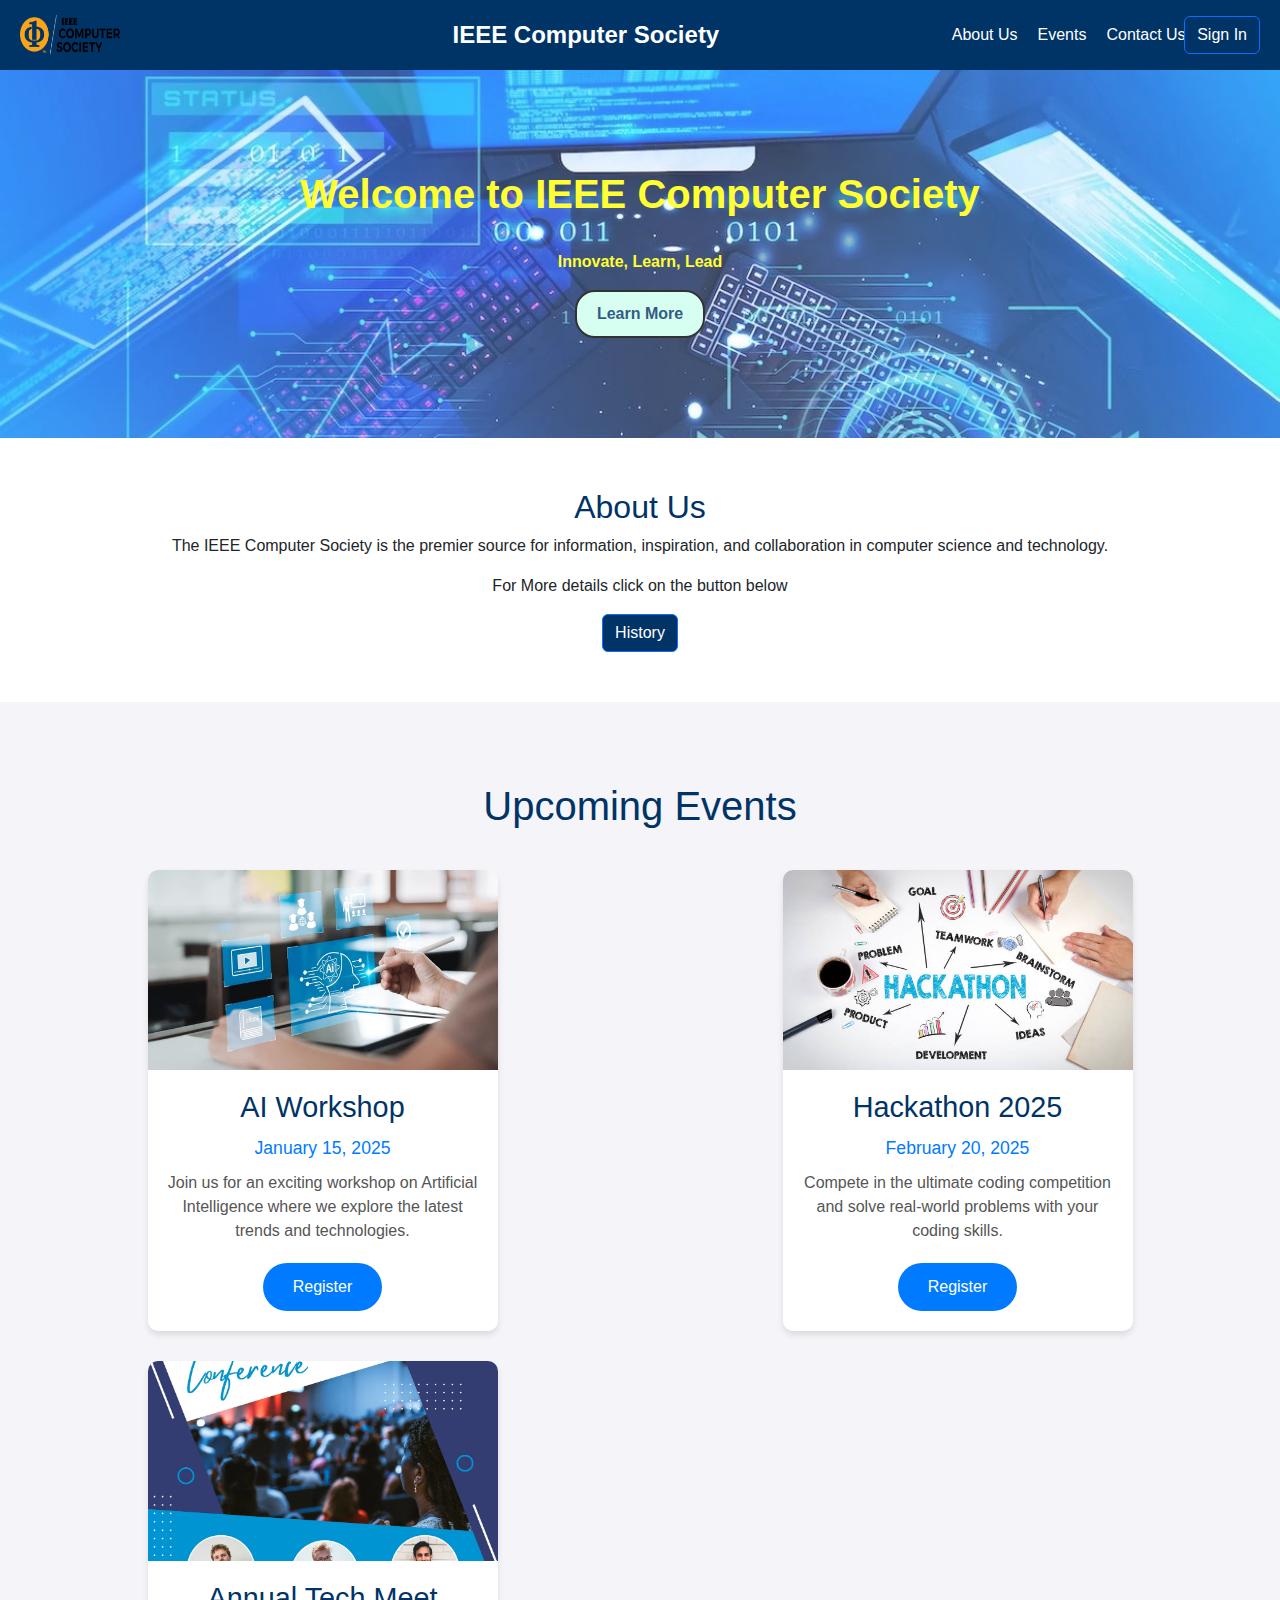
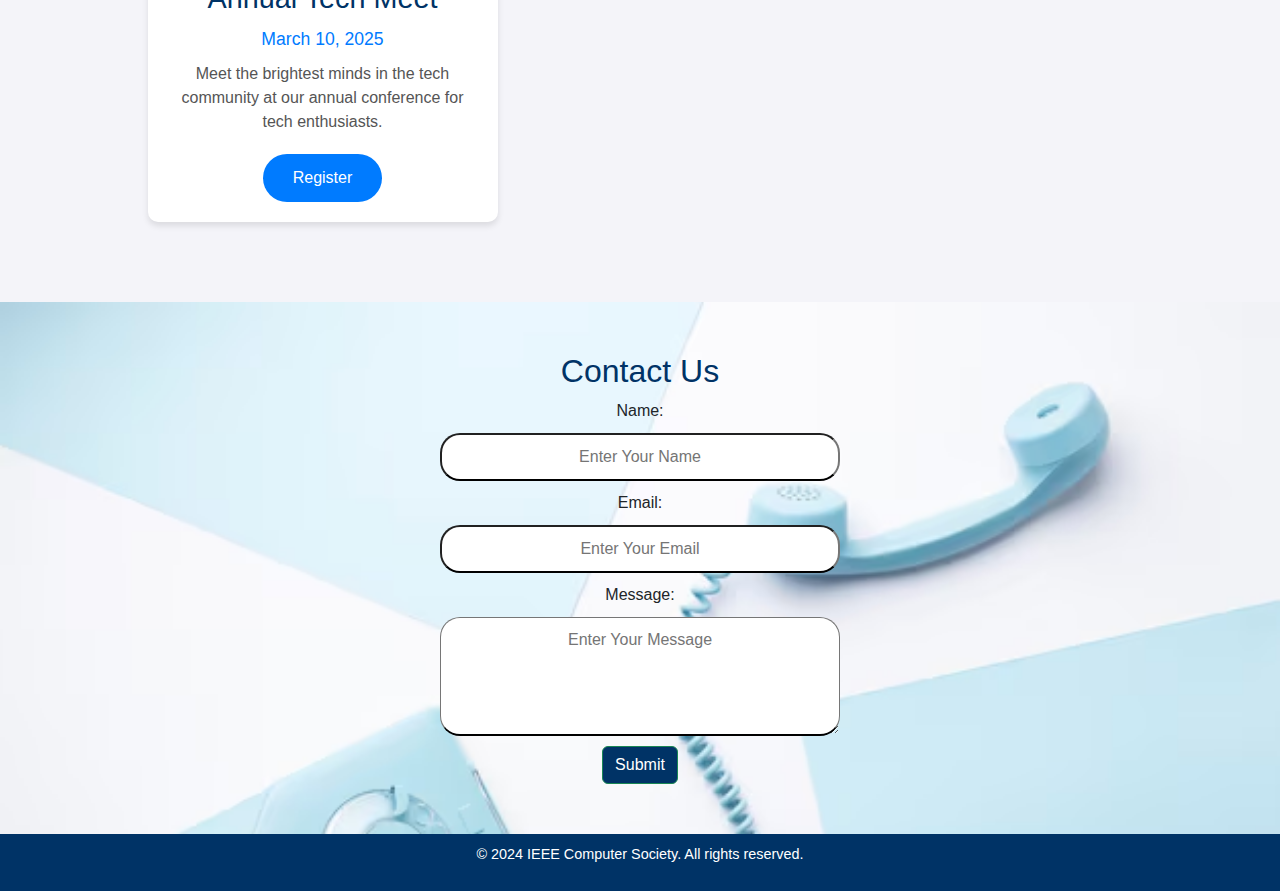
<file: index.html>
<!DOCTYPE html>
<html lang="en">
  <head>
    <meta charset="UTF-8" />
    <meta name="viewport" content="width=device-width, initial-scale=1.0" />
    <title>IEEE Computer Society</title>
    <link
      href="https://cdn.jsdelivr.net/npm/bootstrap@5.3.3/dist/css/bootstrap.min.css"
      rel="stylesheet"
      integrity="sha384-QWTKZyjpPEjISv5WaRU9OFeRpok6YctnYmDr5pNlyT2bRjXh0JMhjY6hW+ALEwIH"
      crossorigin="anonymous"/>
    <link rel="stylesheet" href="style.css" />
  </head>
  <body>
    <header>
        <img src="media/logo.jpg" alt="">
      <div class="logo">IEEE Computer Society</div>
      <nav>
        <ul>
          <li><a href="#about">About Us</a></li>
          <li><a href="#events">Events</a></li>
          <li><a href="#contact">Contact Us</a></li>
        </ul>
      </nav>
      <button class="btn btn-primary"><a href="/IEEE/login.html" class="sign_in">Sign In</a></button>
    </header>

    <section id="hero">
      <h1><b>Welcome to IEEE Computer Society</b></h1> <br>
      <p id="quote">Innovate, Learn, Lead</p>
      <button onclick="learnMore()" class="btn btn-info">Learn More</button>
    </section>

    <section id="about">
      <h2>About Us</h2>
      <p>
        The IEEE Computer Society is the premier source for information,
        inspiration, and collaboration in computer science and technology.
      </p>
      <p>For More details click on the button below</p>
      <button onclick="Show_History()" class="btn btn-primary">History</button>
      <div id="history">
        <h4>What is IEEE Computer Society of India</h4>
        <p>
          The Computer Society of India (CSI) is a professional association of
          computer scientists and IT professionals in India. Founded in 1965,
          CSI is one of the oldest and most respected organizations in the
          country dedicated to the advancement of computer science and
          technology. It aims to promote and advance the field of computer
          science, foster research and development, and serve as a platform for
          networking among IT professionals.
        </p>
        <h4>Activities and Initiatives:</h4>
        <p>
          <b>Conferences and Symposiums:</b>CSI organizes major events like the
          CSI Annual Convention, TechNext, and National Conference on Computer
          Science to bring together industry leaders, researchers, and students.
          <br />
          <b>Publications:</b>CSI publishes various journals like the CSI
          Communications magazine, which covers topics related to computer
          science, technology, and industry trends. <br />
          <b>Chapters and Regional Presence:</b>CSI has a wide network of local
          chapters across India, allowing members to participate in regional
          activities and events.
        </p>
        <h4>Contribution to the IT Ecosystem:</h4>
        <p>
          CSI plays a crucial role in bridging the gap between academia,
          industry, and government in India. It serves as a forum for the
          exchange of ideas and acts as a guiding force for the development of
          India’s IT sector. Overall, the Computer Society of India is a key
          player in fostering the growth of technology and innovation in India,
          ensuring that its members remain at the forefront of the ever-evolving
          IT landscape.
        </p>
      </div>
    </section>

    <section id="events">
        <h2>Upcoming Events</h2>
        <div class="event-cards">
            <div class="event-card">
                <img src="media/event1.jpg" alt="Event 1">
                <div class="event-info">
                    <h3>AI Workshop</h3>
                    <p class="event-date">January 15, 2025</p>
                    <p class="event-description">Join us for an exciting workshop on Artificial Intelligence where we explore the latest trends and technologies.</p>
                    <button class="event-btn">Register</button>
                </div>
            </div>
            <div class="event-card">
                <img src="media/event2.jpg" alt="Event 2">
                <div class="event-info">
                    <h3>Hackathon 2025</h3>
                    <p class="event-date">February 20, 2025</p>
                    <p class="event-description">Compete in the ultimate coding competition and solve real-world problems with your coding skills.</p>
                    <button class="event-btn" >Register</button>
                </div>
            </div>
            <div class="event-card">
                <img src="media/event3.jpg" alt="Event 3">
                <div class="event-info">
                    <h3>Annual Tech Meet</h3>
                    <p class="event-date">March 10, 2025</p>
                    <p class="event-description">Meet the brightest minds in the tech community at our annual conference for tech enthusiasts.</p>
                    <button class="event-btn">Register</button>
                </div>
            </div>
        </div>
    </section>
    

    <section id="contact">
      <h2>Contact Us</h2>
      <form action="#">
        <label for="name">Name:</label>
        <input type="text" id="name" placeholder="Enter Your Name" required />
        <label for="email">Email:</label>
        <input type="email" id="email" placeholder="Enter Your Email" required />
        <label for="message">Message:</label>
        <textarea id="message" rows="4" placeholder="Enter Your Message"></textarea>
        <button type="submit" class="btn btn-success">Submit</button>
      </form>
    </section>

    <footer>
      <p>© 2024 IEEE Computer Society. All rights reserved.</p>
    </footer>

    <script src="script.js"></script>
  </body>
</html>
</file>
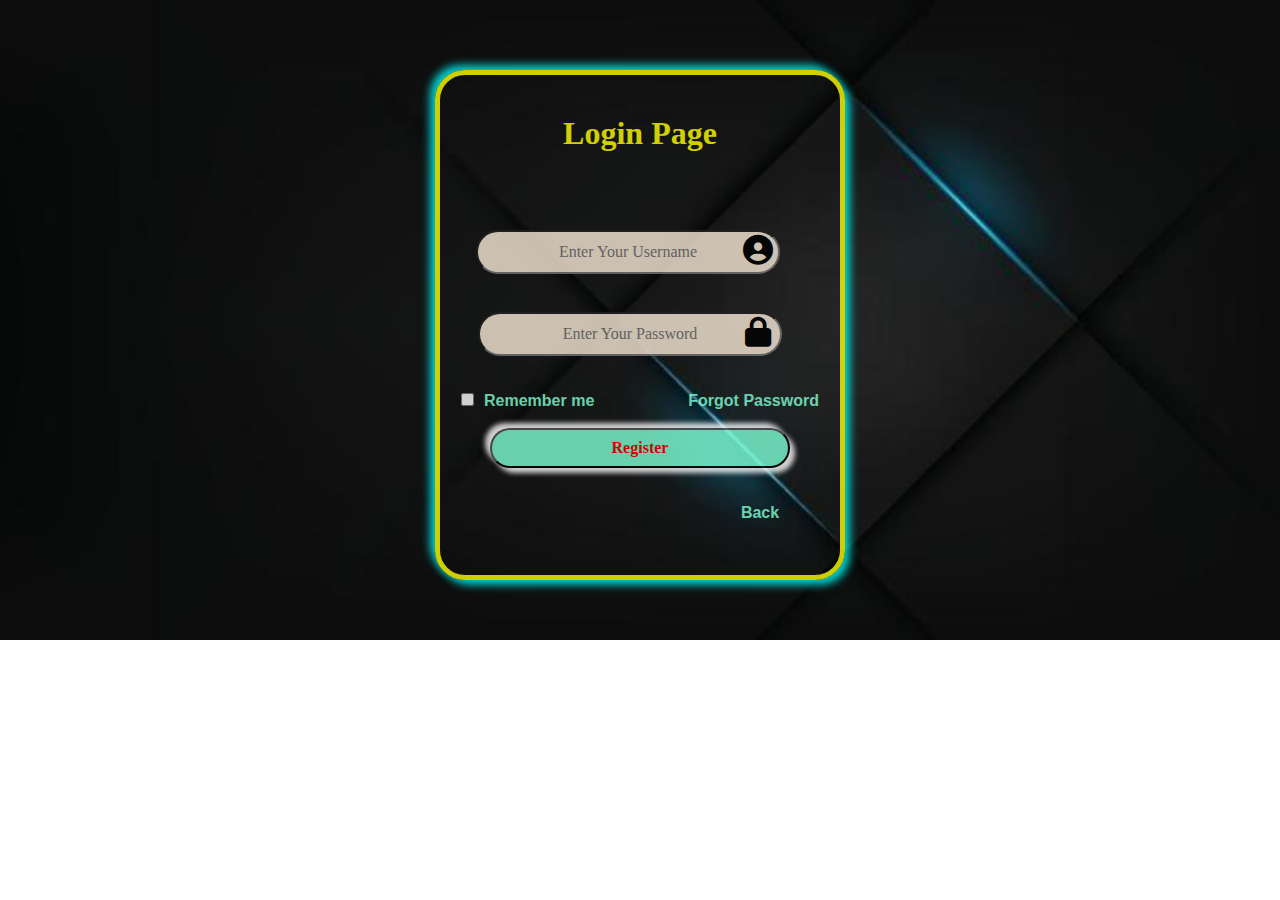
<file: login.html>
<!DOCTYPE html>
<html lang="en">
  <head>
    <meta charset="UTF-8" />
    <meta name="viewport" content="width=device-width, initial-scale=1.0" />
    <title>Login Page</title>
    <link
      rel="stylesheet"
      href="https://cdnjs.cloudflare.com/ajax/libs/font-awesome/6.7.2/css/all.min.css"
      integrity="sha512-Evv84Mr4kqVGRNSgIGL/F/aIDqQb7xQ2vcrdIwxfjThSH8CSR7PBEakCr51Ck+w+/U6swU2Im1vVX0SVk9ABhg=="
      crossorigin="anonymous"
      referrerpolicy="no-referrer"/>
    <link rel="stylesheet" href="style2.css" />
  </head>
  <body>
    <div class="container">
      <h1 class="login">Login Page</h1>
      <br />
      <input type="text" placeholder="Enter Your Username" id="textbox" required="required"/>
      <i class="fa-solid fa-circle-user user"></i><br /><br />
      <input type="password" placeholder="Enter Your Password" id="textbox1" required="required"/>
      <i class="fa-solid fa-lock lock"></i><br /><br /> <br>
      <input type="checkbox" class="checkbox" id="checkboxes" onclick="check()"><p id="para"> Remember me</p> <a href="#">Forgot Password</a> <br><br>
      <button type="submit" onclick="Register()">Register</button> <br><br> <br>
      <a href="\IEEE\index.html" id="back">Back</a>
    </div>
    <script src="script2.js"></script>
  </body>
</html>
</file>
<file: style.css>
body {
    font-family: Arial, sans-serif;
    margin: 0;
    padding: 0;
    box-sizing: border-box;
}

header {
    display: flex;
    justify-content: space-between;
    align-items: center;
    padding: 15px 20px;
    background: #003366;
    color: white;
}

header .logo {
    font-size: 1.5em;
    font-weight: bold;
    margin-left: 100px;
}
header img{
    width: 100px;
    height: 40px;
}

header nav ul {
    list-style: none;
    margin: 0;
    margin-right: -500px;
    padding: 0;
    display: flex;
    gap: 20px;
}

header nav a {
    color: white;
    text-decoration: none;
}
.sign_in{
    text-decoration: none;
    color: #fff;
}
#hero {
    background: #f0f0f0;
    text-align: center;
    padding: 100px 20px;
    background-image: url(media/Background_image_2.jpg);
    opacity: 0.8;
    background-size: cover;
}

#hero h1 {
    font-size: 2.5em;
    color: yellow;
}

#hero button {
    padding: 10px 20px;
    background-color:#CCFFEE;
    color: #003366;
    border: 2px solid black;
    font-weight: 600;
    border-radius: 20px;
    cursor: pointer;
}

section {
    padding: 50px 20px;
    text-align: center;
}

#history{
    background-color:#CCFFEE !important;
    display: none;
    margin-top: 20px;
    padding: 10px;
    border: 1px solid #ccc;
    background-color: #f9f9f9;
}

section h2 {
    color: #003366;
}

#events {
    padding: 80px 20px;
    text-align: center;
    background: #f4f4f9;
}

#events h2 {
    font-size: 2.5rem;
    color: #003366;
    margin-bottom: 40px;
}

.event-cards {
    display: grid;
    grid-template-columns: repeat(auto-fill, minmax(400px, 1fr));
    gap: 30px;
    justify-items: center;
}

.event-card {
    background: #ffffff;
    border-radius: 10px;
    box-shadow: 0 4px 6px rgba(0, 0, 0, 0.1);
    overflow: hidden;
    width: 100%;
    max-width: 350px;
    transition: transform 0.3s, box-shadow 0.3s;
}

.event-card:hover {
    transform: translateY(-10px);
    box-shadow: 0 6px 12px rgba(0, 0, 0, 0.15);
}

.event-card img {
    width: 100%;
    height: 200px;
    object-fit: cover;
    transition: transform 0.3s;
}

.event-card:hover img {
    transform: scale(1.1);
}

.event-info {
    padding: 20px;
}

.event-info h3 {
    font-size: 1.8rem;
    color: #003366;
    margin-bottom: 10px;
}

.event-date {
    font-size: 1.1rem;
    color: #007BFF;
    margin-bottom: 10px;
}

.event-description {
    font-size: 1rem;
    color: #555;
    margin-bottom: 20px;
}

.event-btn {
    background: #007BFF;
    color: white;
    padding: 12px 30px;
    font-size: 1rem;
    border: none;
    border-radius: 30px;
    cursor: pointer;
    transition: background-color 0.3s;
}

.event-btn:hover {
    background-color: #0056b3;
}

form {
    display: flex;
    flex-direction: column;
    text-align: center;
    align-items: center;
    gap: 10px;
}

form input, form textarea {
    width: 80%;
    text-align: center;
    max-width: 400px;
    padding: 10px;
    border-bottom: 2px solid black;
    border-radius: 20px;
}

form button {
    padding: 10px 20px;
    background: #003366;
    color: white;
    border: none;
    cursor: pointer;
}
#contact{
    background-image: url(media/contact_1.jpg);
    background-size: cover;
}

footer {
    background: #003366;
    color: white;
    text-align: center;
    padding: 10px 20px;
    font-size: 0.9em;
}

#quote{
    font-weight:600;
    color: yellow;
}
.btn{
    background-color: #003366;
}
h4{
    font-family:Verdana, Geneva, Tahoma, sans-serif;
}
.show{
    font-family:Arial, Helvetica, sans-serif;
    padding: 5px;
    font-size: medium;
    font-weight: 500;
    background-color: #CCFFEE;
}
</file>
<file: style2.css>
*{
    padding: 0;margin: 0;
}
body{
    background-image: url(media/Background_image.jpg);
    background-size:cover;
    background-repeat: no-repeat;
    display: flex;
    justify-content: center;
    align-items: center;
}
.container{
    border: 5px solid yellow;
    box-shadow: 5px 5px 8px aqua, -5px -5px 8px aqua ;
    margin-top: 70px;
    z-index:100;
    width: 400px;
    height: 500px;
    opacity:0.8;
    border-radius: 30px;
    background-color:transparent;
    text-align: center;
}
.login{
    text-align: center;
    margin: 40px 20px;
    color: yellow;
}
i{
    font-size: 30px;
    position: relative;
    top: 4px;
    left: -41px;
}
#textbox, #textbox1{
    background-color:antiquewhite;
    margin-top: 20px;
    text-align: center;
    margin-left: 10px;
    width: 300px;
    height: 40px;
    color:red;
    border-radius: 50px;
    font-family:cursive;
    font-weight: 500;
    font-style: normal;
    font-size: medium;
}
.checkbox{
    position: relative;
    left: -50px;
    display: inline-block;
}
p{
    position: relative;
    left: -40px;
    display: inline-block;
    font-weight: 900;
    font-family: 'Franklin Gothic Medium', 'Arial Narrow', Arial, sans-serif;
    color:aquamarine;
}
a{
    text-decoration: none;
    position: relative;
    left: 50px;
    font-weight: 900;
    font-family: 'Franklin Gothic Medium', 'Arial Narrow', Arial, sans-serif;
    color:aquamarine;
}
button{
    width: 300px;
    height: 40px;
    border-radius: 50px;
    box-sizing: border-box;
    font-family: cursive;
    font-size: medium;
    font-weight: 700;
    color: red;
    background-color: aquamarine;
    box-shadow: 5px 5px 5px white, -5px -5px 5px white;
}
#back{
    width: 500px;
    text-align: center;
    position: relative;
    padding-top: 50px;
    left: 120px;
}
</file>
